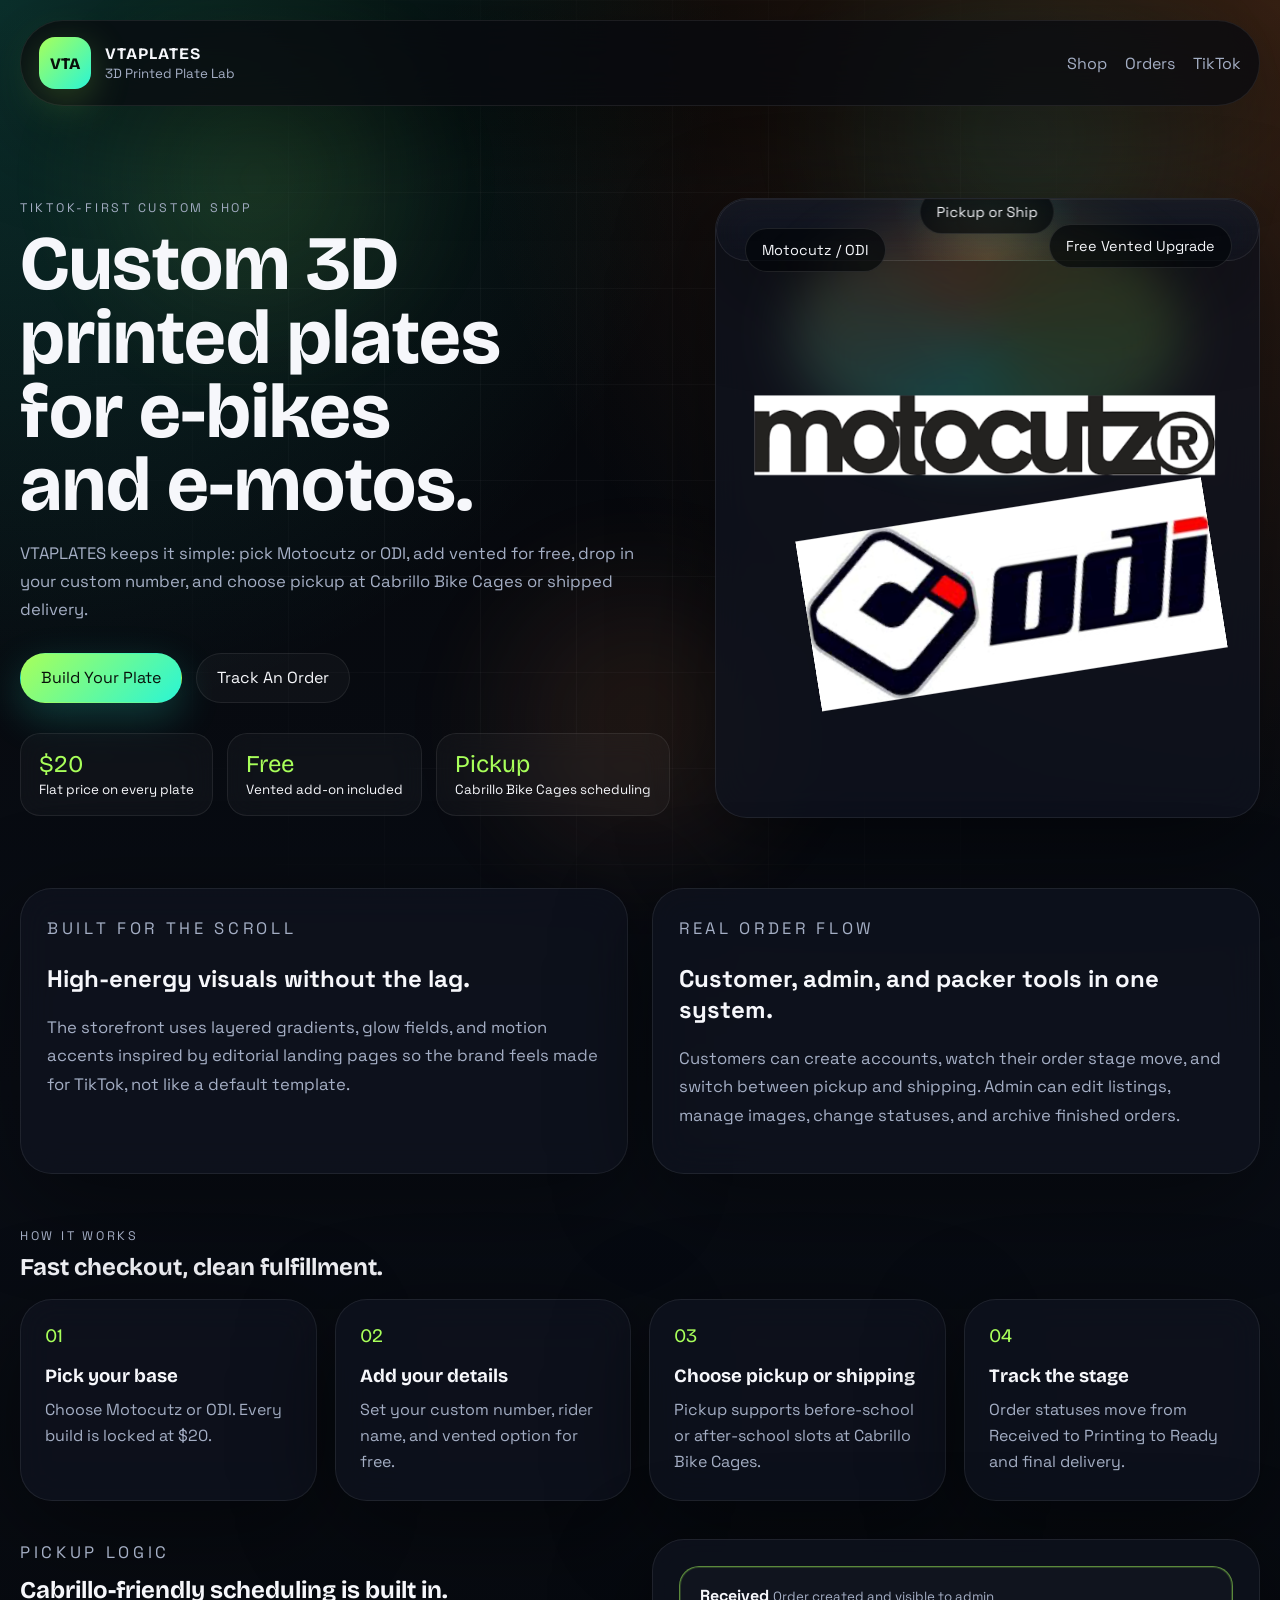
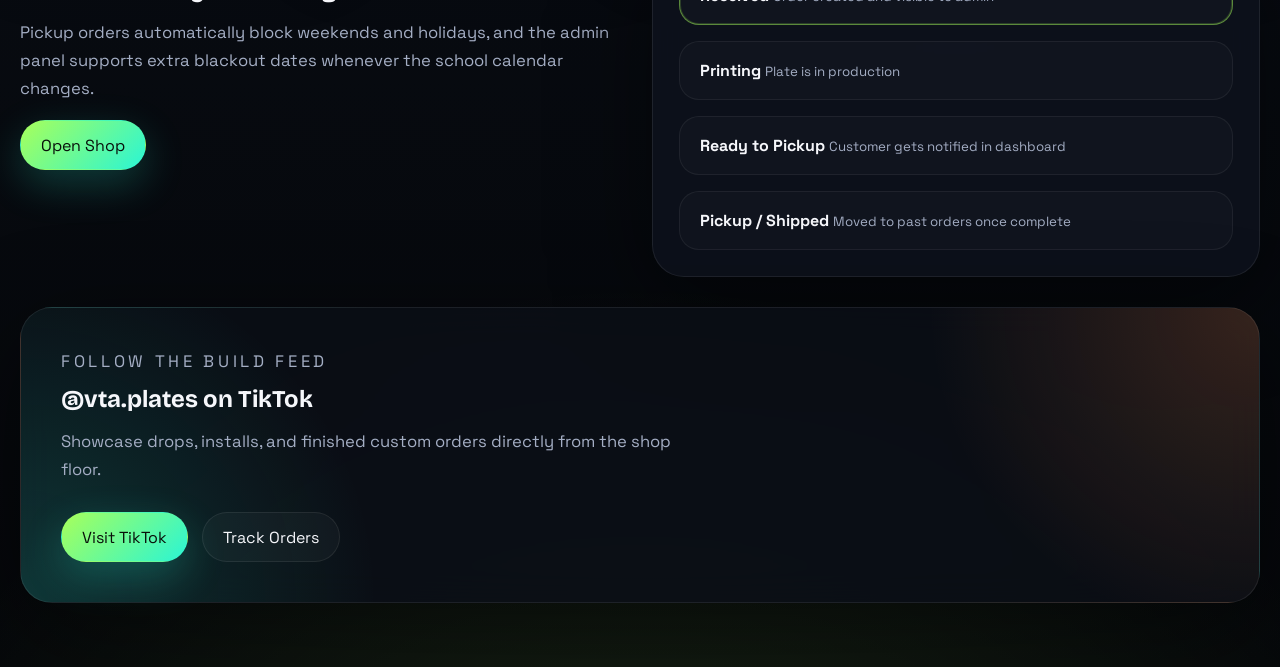
<file: index.html>
<!DOCTYPE html>
<html lang="en">
  <head>
    <meta charset="UTF-8" />
    <meta name="viewport" content="width=device-width, initial-scale=1.0" />
    <title>VTAPLATES | 3D Printed Plates for E-Bikes & E-Motos</title>
    <meta
      name="description"
      content="VTAPLATES makes custom 3D printed plates for e-bikes and e-motos with Motocutz or ODI bases, free vented add-ons, pickup at Cabrillo Bike Cages, and shipped orders."
    />
    <link rel="preconnect" href="https://fonts.googleapis.com" />
    <link rel="preconnect" href="https://fonts.gstatic.com" crossorigin />
    <link
      href="https://fonts.googleapis.com/css2?family=Bebas+Neue&family=Bricolage+Grotesque:wght@400;500;600;700;800&family=Space+Grotesk:wght@400;500;700&display=swap"
      rel="stylesheet"
    />
    <link rel="stylesheet" href="./assets/styles.css" />
    <script src="./assets/config.js"></script>
    <script type="module" src="./assets/js/site.js"></script>
  </head>
  <body data-page="home">
    <div class="site-shell">
      <header class="topbar">
        <a class="brand" href="./index.html">
          <span class="brand-mark">VTA</span>
          <span class="brand-copy">
            <strong>VTAPLATES</strong>
            <small>3D Printed Plate Lab</small>
          </span>
        </a>

        <nav class="nav">
          <a href="./shop.html">Shop</a>
          <a href="./account.html">Orders</a>
          <a href="https://tiktok.com/@vta.plates" target="_blank" rel="noreferrer" data-config-link="tiktok">TikTok</a>
        </nav>
      </header>

      <main>
        <section class="hero hero-home">
          <div class="hero-copy reveal">
            <p class="eyebrow">TikTok-first custom shop</p>
            <h1>Custom 3D printed plates for e-bikes and e-motos.</h1>
            <p class="lede">
              VTAPLATES keeps it simple: pick Motocutz or ODI, add vented for free,
              drop in your custom number, and choose pickup at Cabrillo Bike Cages
              or shipped delivery.
            </p>

            <div class="hero-actions">
              <a class="button button-primary" href="./shop.html">Build Your Plate</a>
              <a class="button button-secondary" href="./account.html">Track An Order</a>
            </div>

            <div class="stat-row">
              <article class="stat-card">
                <span>$20</span>
                <small>Flat price on every plate</small>
              </article>
              <article class="stat-card">
                <span>Free</span>
                <small>Vented add-on included</small>
              </article>
              <article class="stat-card">
                <span>Pickup</span>
                <small>Cabrillo Bike Cages scheduling</small>
              </article>
            </div>
          </div>

          <div class="hero-visual reveal">
            <div class="plate-stage">
              <div class="plate-glow"></div>
              <div class="plate-float plate-primary">
                <img src="./assets/images/plate-motocutz.svg" alt="Motocutz plate preview" data-config-src="/assets/images/plate-motocutz.svg" />
              </div>
              <div class="plate-float plate-secondary">
                <img src="./assets/images/plate-odi.svg" alt="ODI plate preview" data-config-src="/assets/images/plate-odi.svg" />
              </div>

              <div class="floating-chip chip-top">Motocutz / ODI</div>
              <div class="floating-chip chip-right">Free Vented Upgrade</div>
              <div class="floating-chip chip-bottom">Pickup or Ship</div>
            </div>
          </div>
        </section>

        <section class="grid-section reveal">
          <article class="glass-card feature-card">
            <p class="eyebrow">Built for the scroll</p>
            <h2>High-energy visuals without the lag.</h2>
            <p>
              The storefront uses layered gradients, glow fields, and motion accents
              inspired by editorial landing pages so the brand feels made for TikTok,
              not like a default template.
            </p>
          </article>

          <article class="glass-card feature-card">
            <p class="eyebrow">Real order flow</p>
            <h2>Customer, admin, and packer tools in one system.</h2>
            <p>
              Customers can create accounts, watch their order stage move, and switch
              between pickup and shipping. Admin can edit listings, manage images,
              change statuses, and archive finished orders.
            </p>
          </article>
        </section>

        <section class="content-band reveal">
          <div class="section-heading">
            <p class="eyebrow">How it works</p>
            <h2>Fast checkout, clean fulfillment.</h2>
          </div>

          <div class="step-grid">
            <article class="step-card">
              <span>01</span>
              <h3>Pick your base</h3>
              <p>Choose Motocutz or ODI. Every build is locked at $20.</p>
            </article>
            <article class="step-card">
              <span>02</span>
              <h3>Add your details</h3>
              <p>Set your custom number, rider name, and vented option for free.</p>
            </article>
            <article class="step-card">
              <span>03</span>
              <h3>Choose pickup or shipping</h3>
              <p>Pickup supports before-school or after-school slots at Cabrillo Bike Cages.</p>
            </article>
            <article class="step-card">
              <span>04</span>
              <h3>Track the stage</h3>
              <p>Order statuses move from Received to Printing to Ready and final delivery.</p>
            </article>
          </div>
        </section>

        <section class="spotlight-section reveal">
          <div class="spotlight-copy">
            <p class="eyebrow">Pickup Logic</p>
            <h2>Cabrillo-friendly scheduling is built in.</h2>
            <p>
              Pickup orders automatically block weekends and holidays, and the admin panel
              supports extra blackout dates whenever the school calendar changes.
            </p>
            <a class="button button-primary" href="./shop.html">Open Shop</a>
          </div>

          <div class="spotlight-panel glass-card">
            <div class="timeline">
              <div class="timeline-item active">
                <strong>Received</strong>
                <small>Order created and visible to admin</small>
              </div>
              <div class="timeline-item">
                <strong>Printing</strong>
                <small>Plate is in production</small>
              </div>
              <div class="timeline-item">
                <strong>Ready to Pickup</strong>
                <small>Customer gets notified in dashboard</small>
              </div>
              <div class="timeline-item">
                <strong>Pickup / Shipped</strong>
                <small>Moved to past orders once complete</small>
              </div>
            </div>
          </div>
        </section>

        <section class="cta-section reveal">
          <div class="cta-card">
            <p class="eyebrow">Follow the build feed</p>
            <h2>@vta.plates on TikTok</h2>
            <p>Showcase drops, installs, and finished custom orders directly from the shop floor.</p>
            <div class="hero-actions">
              <a class="button button-primary" href="https://tiktok.com/@vta.plates" target="_blank" rel="noreferrer" data-config-link="tiktok">
                Visit TikTok
              </a>
              <a class="button button-secondary" href="./account.html">Track Orders</a>
            </div>
          </div>
        </section>
      </main>
    </div>
  </body>
</html>
</file>
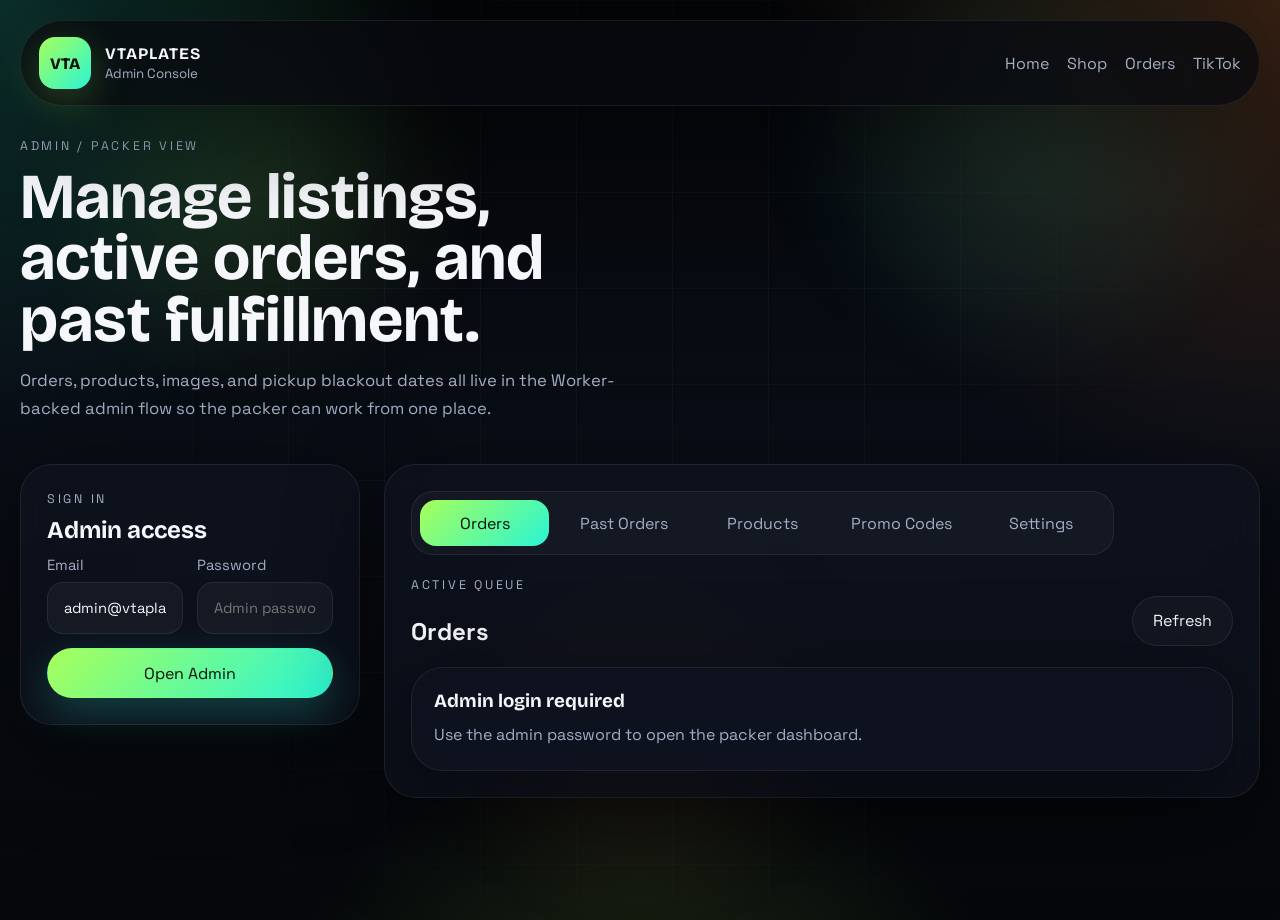
<file: admin/index.html>
<!DOCTYPE html>
<html lang="en">
  <head>
    <meta charset="UTF-8" />
    <meta name="viewport" content="width=device-width, initial-scale=1.0" />
    <title>VTAPLATES Admin</title>
    <link rel="preconnect" href="https://fonts.googleapis.com" />
    <link rel="preconnect" href="https://fonts.gstatic.com" crossorigin />
    <link
      href="https://fonts.googleapis.com/css2?family=Bebas+Neue&family=Bricolage+Grotesque:wght@400;500;600;700;800&family=Space+Grotesk:wght@400;500;700&display=swap"
      rel="stylesheet"
    />
    <link rel="stylesheet" href="../assets/styles.css" />
    <script src="../assets/config.js"></script>
    <script type="module" src="../assets/js/admin.js"></script>
  </head>
  <body data-page="admin">
    <div class="site-shell">
      <header class="topbar">
        <a class="brand" href="../index.html">
          <span class="brand-mark">VTA</span>
          <span class="brand-copy">
            <strong>VTAPLATES</strong>
            <small>Admin Console</small>
          </span>
        </a>

        <nav class="nav">
          <a href="../index.html">Home</a>
          <a href="../shop.html">Shop</a>
          <a href="../account.html">Orders</a>
          <a href="https://tiktok.com/@vta.plates" target="_blank" rel="noreferrer" data-config-link="tiktok">TikTok</a>
        </nav>
      </header>

      <main class="page-stack">
        <section class="page-hero reveal">
          <div>
            <p class="eyebrow">Admin / packer view</p>
            <h1>Manage listings, active orders, and past fulfillment.</h1>
            <p class="lede">
              Orders, products, images, and pickup blackout dates all live in the Worker-backed
              admin flow so the packer can work from one place.
            </p>
          </div>
        </section>

        <section class="admin-layout">
          <div class="glass-card admin-login reveal">
            <div class="section-heading compact">
              <p class="eyebrow">Sign in</p>
              <h2>Admin access</h2>
            </div>
            <div id="admin-auth-status" class="banner"></div>
            <form id="admin-login-form" class="form-grid">
              <label>
                Email
                <input type="email" name="email" value="admin@vtaplates.com" required />
              </label>
              <label>
                Password
                <input type="password" name="password" placeholder="Admin password" required />
              </label>
              <button class="button button-primary full-span" type="submit">Open Admin</button>
            </form>
            <button id="admin-logout-button" class="button button-secondary hidden" type="button">
              Log out
            </button>
          </div>

          <div class="glass-card admin-panel reveal">
            <div class="segmented-control admin-tabs" role="tablist" aria-label="Admin sections">
              <label class="segment active">
                <input type="radio" name="adminTab" value="orders" checked />
                <span>Orders</span>
              </label>
              <label class="segment">
                <input type="radio" name="adminTab" value="past" />
                <span>Past Orders</span>
              </label>
              <label class="segment">
                <input type="radio" name="adminTab" value="products" />
                <span>Products</span>
              </label>
              <label class="segment">
                <input type="radio" name="adminTab" value="codes" />
                <span>Promo Codes</span>
              </label>
              <label class="segment">
                <input type="radio" name="adminTab" value="settings" />
                <span>Settings</span>
              </label>
            </div>

            <div id="admin-panel-status" class="banner"></div>

            <section id="admin-orders-panel" class="admin-panel-section">
              <div class="panel-heading">
                <div>
                  <p class="eyebrow">Active queue</p>
                  <h2>Orders</h2>
                </div>
                <button id="refresh-orders" class="button button-secondary" type="button">Refresh</button>
              </div>
              <div id="active-orders" class="orders-list"></div>
            </section>

            <section id="admin-past-panel" class="admin-panel-section hidden">
              <div class="panel-heading">
                <div>
                  <p class="eyebrow">Archive</p>
                  <h2>Past Orders</h2>
                </div>
              </div>
              <div id="past-orders" class="orders-list"></div>
            </section>

            <section id="admin-products-panel" class="admin-panel-section hidden">
              <div class="panel-heading">
                <div>
                  <p class="eyebrow">Catalog</p>
                  <h2>Products</h2>
                </div>
                <button id="new-product-button" class="button button-secondary" type="button">New Product</button>
              </div>
              <div id="admin-products" class="admin-products"></div>
            </section>

            <section id="admin-codes-panel" class="admin-panel-section hidden">
              <div class="panel-heading">
                <div>
                  <p class="eyebrow">Discount logic</p>
                  <h2>Promo Codes</h2>
                </div>
                <button id="new-code-button" class="button button-secondary" type="button">New Code</button>
              </div>
              <div id="admin-codes" class="admin-products"></div>
            </section>

            <section id="admin-settings-panel" class="admin-panel-section hidden">
              <div class="panel-heading">
                <div>
                  <p class="eyebrow">Store settings</p>
                  <h2>Pickup rules</h2>
                </div>
              </div>
              <form id="settings-form" class="form-grid">
                <label>
                  Pickup location
                  <input type="text" name="pickupLocation" />
                </label>
                <label>
                  TikTok URL
                  <input type="url" name="tiktokUrl" />
                </label>
                <label class="full-span">
                  Additional blackout dates
                  <textarea
                    name="blackoutDates"
                    rows="5"
                    placeholder="One YYYY-MM-DD date per line"
                  ></textarea>
                </label>
                <label class="full-span">
                  Pickup windows
                  <input type="text" name="pickupWindows" placeholder="After school, Before school" />
                </label>
                <button class="button button-primary full-span" type="submit">Save Settings</button>
              </form>
            </section>
          </div>
        </section>
      </main>
    </div>
  </body>
</html>
</file>
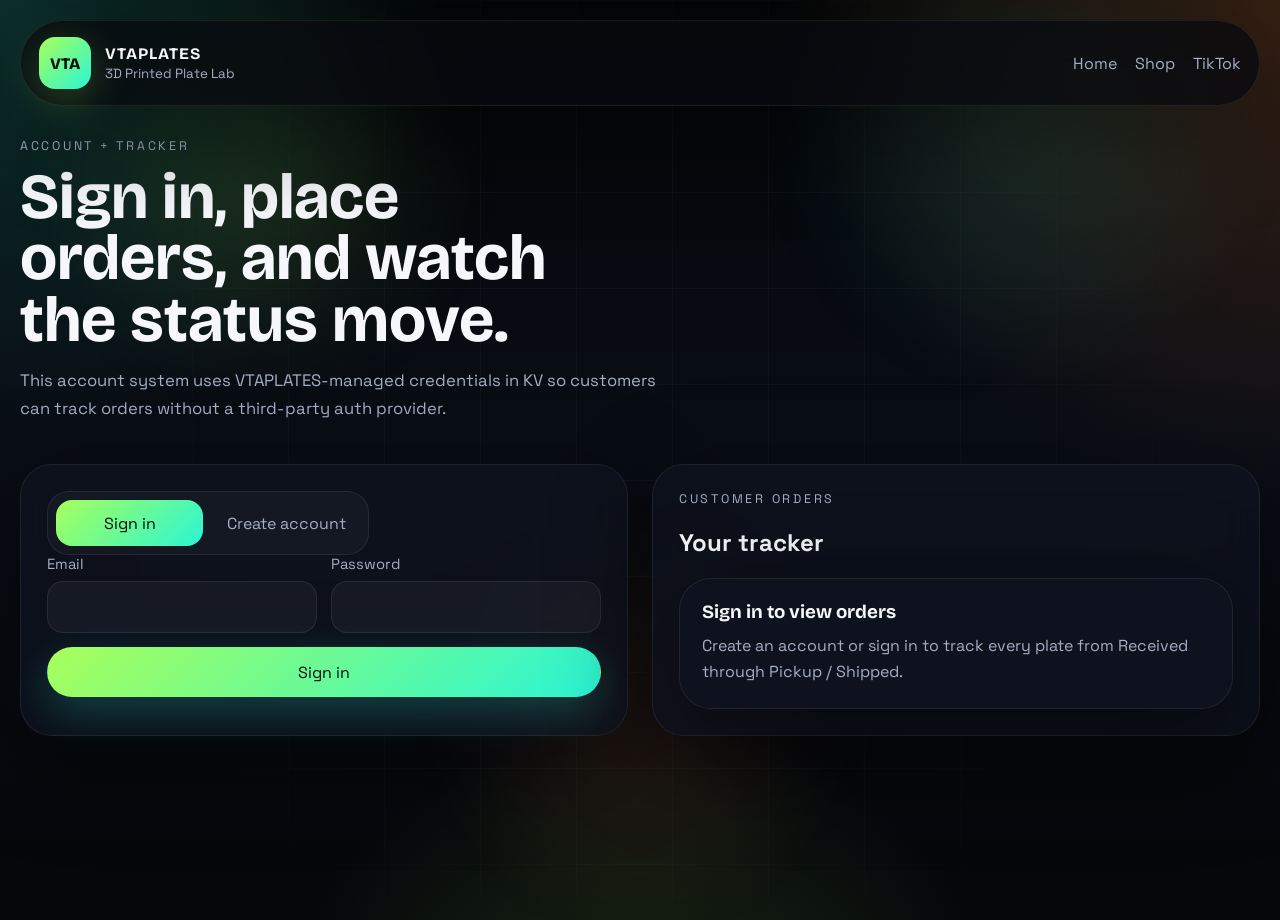
<file: account.html>
<!DOCTYPE html>
<html lang="en">
  <head>
    <meta charset="UTF-8" />
    <meta name="viewport" content="width=device-width, initial-scale=1.0" />
    <title>VTAPLATES Account & Orders</title>
    <link rel="preconnect" href="https://fonts.googleapis.com" />
    <link rel="preconnect" href="https://fonts.gstatic.com" crossorigin />
    <link
      href="https://fonts.googleapis.com/css2?family=Bebas+Neue&family=Bricolage+Grotesque:wght@400;500;600;700;800&family=Space+Grotesk:wght@400;500;700&display=swap"
      rel="stylesheet"
    />
    <link rel="stylesheet" href="./assets/styles.css" />
    <script src="./assets/config.js"></script>
    <script type="module" src="./assets/js/account.js"></script>
  </head>
  <body data-page="account">
    <div class="site-shell">
      <header class="topbar">
        <a class="brand" href="./index.html">
          <span class="brand-mark">VTA</span>
          <span class="brand-copy">
            <strong>VTAPLATES</strong>
            <small>3D Printed Plate Lab</small>
          </span>
        </a>

        <nav class="nav">
          <a href="./index.html">Home</a>
          <a href="./shop.html">Shop</a>
          <a href="https://tiktok.com/@vta.plates" target="_blank" rel="noreferrer" data-config-link="tiktok">TikTok</a>
        </nav>
      </header>

      <main class="page-stack">
        <section class="page-hero reveal">
          <div>
            <p class="eyebrow">Account + tracker</p>
            <h1>Sign in, place orders, and watch the status move.</h1>
            <p class="lede">
              This account system uses VTAPLATES-managed credentials in KV so customers
              can track orders without a third-party auth provider.
            </p>
          </div>
        </section>

        <section class="account-layout">
          <div class="glass-card auth-card reveal">
            <div class="segmented-control auth-tabs" role="tablist" aria-label="Account forms">
              <label class="segment active">
                <input type="radio" name="authMode" value="login" checked />
                <span>Sign in</span>
              </label>
              <label class="segment">
                <input type="radio" name="authMode" value="register" />
                <span>Create account</span>
              </label>
            </div>

            <div id="auth-status" class="banner"></div>

            <form id="login-form" class="form-grid">
              <label>
                Email
                <input type="email" name="email" required />
              </label>
              <label>
                Password
                <input type="password" name="password" required />
              </label>
              <button class="button button-primary full-span" type="submit">Sign in</button>
            </form>

            <form id="register-form" class="form-grid hidden">
              <label>
                Full name
                <input type="text" name="name" required />
              </label>
              <label>
                Email
                <input type="email" name="email" required />
              </label>
              <label>
                Password
                <input type="password" name="password" minlength="8" required />
              </label>
              <button class="button button-primary full-span" type="submit">Create account</button>
            </form>
          </div>

          <div class="glass-card orders-card reveal">
            <div class="orders-header">
              <div>
                <p class="eyebrow">Customer orders</p>
                <h2 id="orders-title">Your tracker</h2>
              </div>
              <button id="logout-button" class="button button-secondary hidden" type="button">
                Log out
              </button>
            </div>

            <div id="orders-status" class="banner"></div>
            <div id="orders-list" class="orders-list"></div>
          </div>
        </section>
      </main>
    </div>
  </body>
</html>
</file>
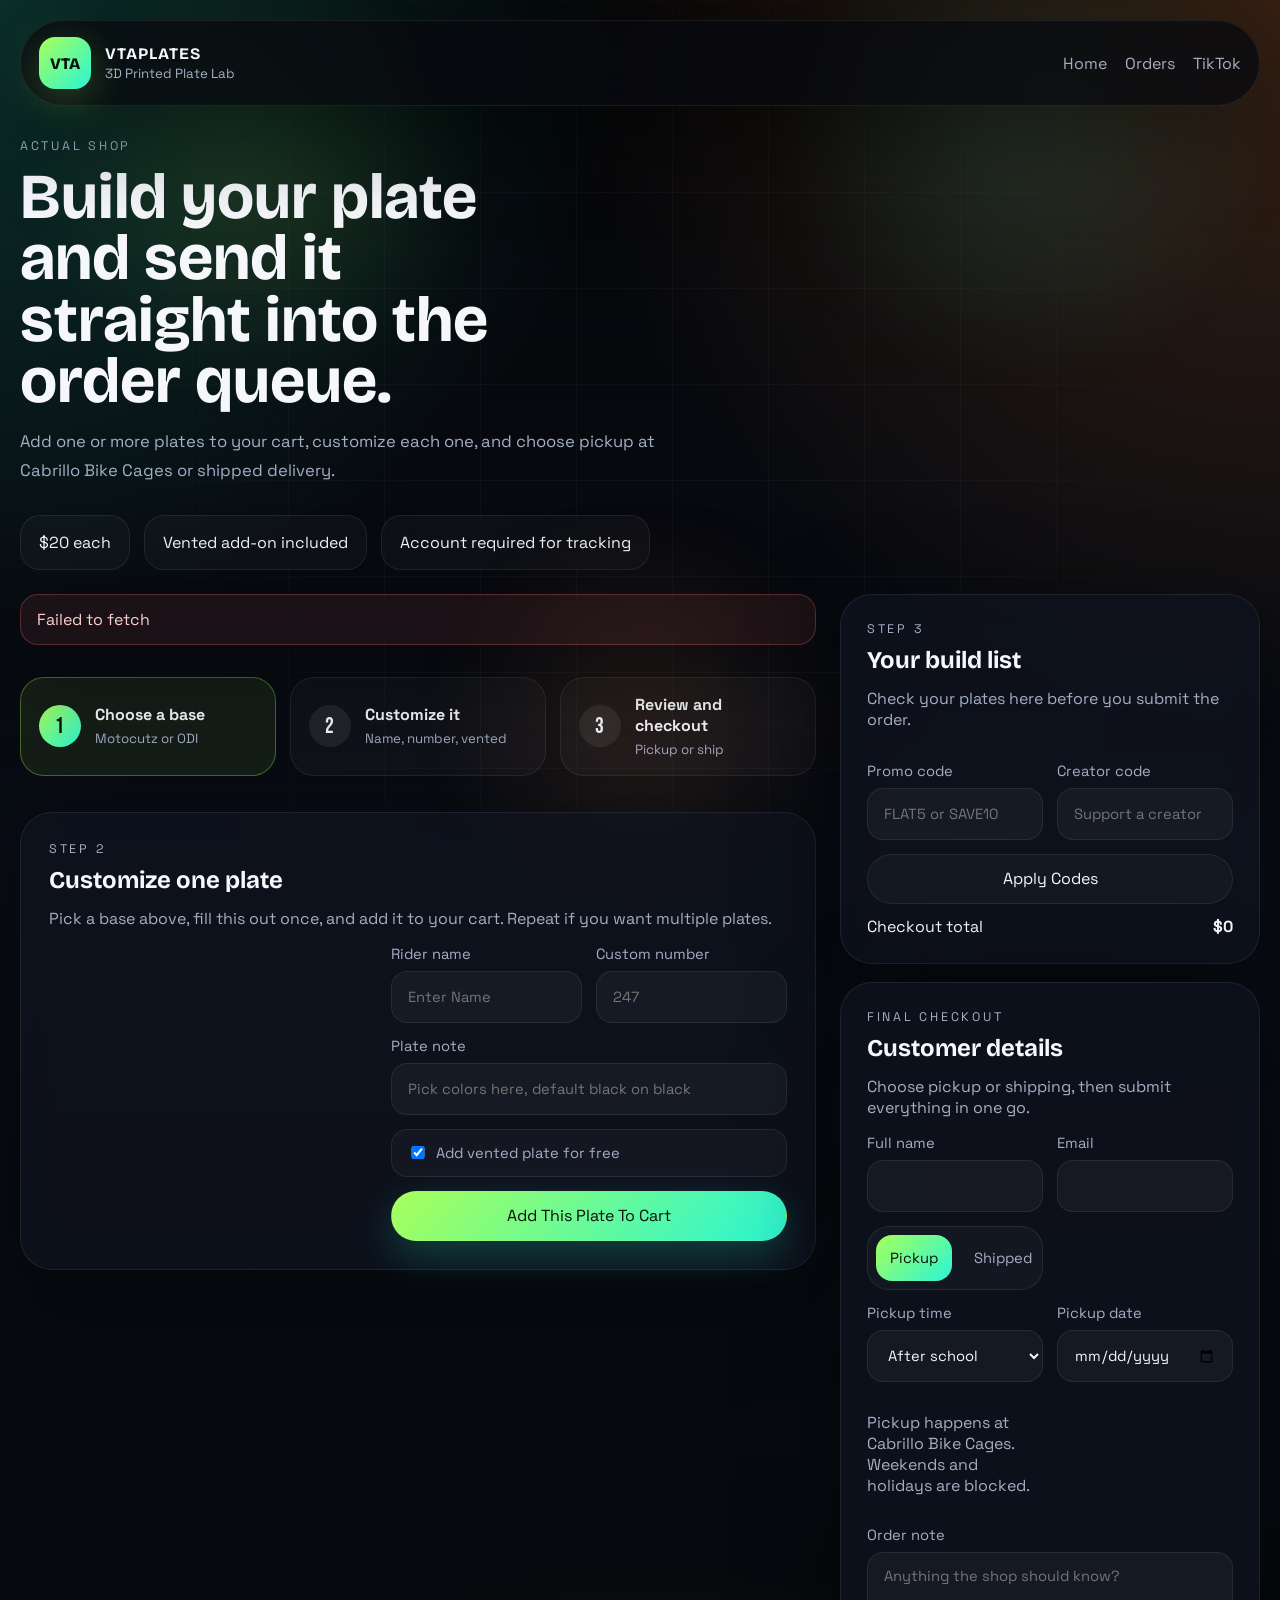
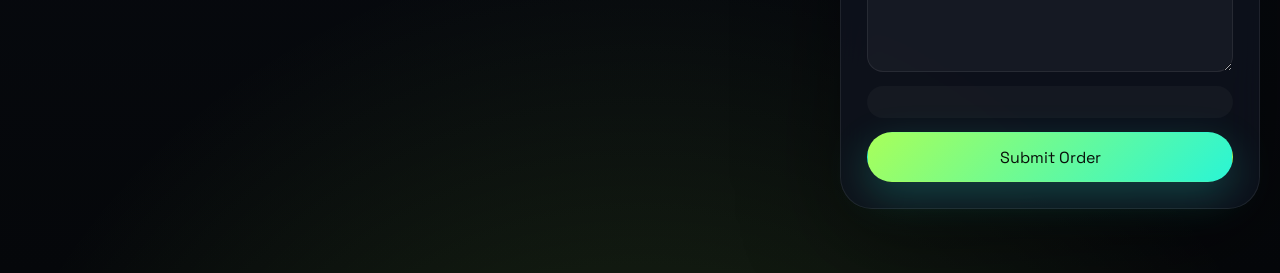
<file: shop.html>
<!DOCTYPE html>
<html lang="en">
  <head>
    <meta charset="UTF-8" />
    <meta name="viewport" content="width=device-width, initial-scale=1.0" />
    <title>VTAPLATES Shop</title>
    <link rel="preconnect" href="https://fonts.googleapis.com" />
    <link rel="preconnect" href="https://fonts.gstatic.com" crossorigin />
    <link
      href="https://fonts.googleapis.com/css2?family=Bebas+Neue&family=Bricolage+Grotesque:wght@400;500;600;700;800&family=Space+Grotesk:wght@400;500;700&display=swap"
      rel="stylesheet"
    />
    <link rel="stylesheet" href="./assets/styles.css" />
    <script src="./assets/config.js"></script>
    <script type="module" src="./assets/js/shop.js"></script>
  </head>
  <body data-page="shop">
    <div class="site-shell">
      <header class="topbar">
        <a class="brand" href="./index.html">
          <span class="brand-mark">VTA</span>
          <span class="brand-copy">
            <strong>VTAPLATES</strong>
            <small>3D Printed Plate Lab</small>
          </span>
        </a>

        <nav class="nav">
          <a href="./index.html">Home</a>
          <a href="./account.html">Orders</a>
          <a href="https://tiktok.com/@vta.plates" target="_blank" rel="noreferrer" data-config-link="tiktok">TikTok</a>
        </nav>
      </header>

      <main class="page-stack">
        <section class="page-hero reveal">
          <div>
            <p class="eyebrow">Actual shop</p>
            <h1>Build your plate and send it straight into the order queue.</h1>
            <p class="lede">
              Add one or more plates to your cart, customize each one, and choose
              pickup at Cabrillo Bike Cages or shipped delivery.
            </p>
          </div>
          <div class="hero-badges">
            <span>$20 each</span>
            <span>Vented add-on included</span>
            <span>Account required for tracking</span>
          </div>
        </section>

        <section class="shop-layout">
          <div class="product-column">
            <div id="shop-status" class="banner"></div>
            <section class="shop-steps">
              <article class="step-pill-card is-current">
                <span>1</span>
                <div>
                  <strong>Choose a base</strong>
                  <small>Motocutz or ODI</small>
                </div>
              </article>
              <article class="step-pill-card">
                <span>2</span>
                <div>
                  <strong>Customize it</strong>
                  <small>Name, number, vented</small>
                </div>
              </article>
              <article class="step-pill-card">
                <span>3</span>
                <div>
                  <strong>Review and checkout</strong>
                  <small>Pickup or ship</small>
                </div>
              </article>
            </section>
            <div id="product-grid" class="product-grid"></div>

            <section class="glass-card builder-card">
              <div class="section-heading compact">
                <p class="eyebrow">Step 2</p>
                <h2>Customize one plate</h2>
                <p class="microcopy">
                  Pick a base above, fill this out once, and add it to your cart. Repeat if you want multiple plates.
                </p>
              </div>

              <div class="builder-layout">
                <div id="selected-product-preview" class="selected-product-preview"></div>

                <form id="builder-form" class="form-grid">
                  <label>
                    Rider name
                    <input id="builder-rider-name" name="riderName" type="text" placeholder="Enter Name" required />
                  </label>
                  <label>
                    Custom number
                    <input id="builder-custom-number" name="customNumber" type="text" maxlength="3" placeholder="247" required />
                  </label>
                  <label class="full-span">
                    Plate note
                    <input id="builder-note" name="itemNote" type="text" placeholder="Pick colors here, default black on black" />
                  </label>
                  <label class="full-span inline-checkbox">
                    <input id="builder-vented" name="vented" type="checkbox" checked />
                    Add vented plate for free
                  </label>
                  <button id="builder-submit" class="button button-primary full-span" type="submit">
                    Add This Plate To Cart
                  </button>
                </form>
              </div>
            </section>
          </div>

          <aside class="checkout-column">
            <section class="glass-card checkout-card">
              <div class="section-heading compact">
                <p class="eyebrow">Step 3</p>
                <h2>Your build list</h2>
                <p class="microcopy">Check your plates here before you submit the order.</p>
              </div>
              <div id="cart-items" class="cart-items"></div>
              <div class="form-grid" style="margin-top: 16px">
                <label>
                  Promo code
                  <input id="promo-code" type="text" placeholder="FLAT5 or SAVE10" />
                </label>
                <label>
                  Creator code
                  <input id="creator-code" type="text" placeholder="Support a creator" />
                </label>
                <button id="apply-codes-button" class="button button-secondary full-span" type="button">
                  Apply Codes
                </button>
              </div>
              <div id="discount-breakdown" class="microcopy" style="margin-top: 12px"></div>
              <div class="cart-total">
                <span>Checkout total</span>
                <strong id="cart-total">$0</strong>
              </div>
            </section>

            <section class="glass-card checkout-card">
              <div class="section-heading compact">
                <p class="eyebrow">Final checkout</p>
                <h2>Customer details</h2>
                <p class="microcopy">Choose pickup or shipping, then submit everything in one go.</p>
              </div>

              <form id="checkout-form" class="form-grid">
                <label>
                  Full name
                  <input id="customer-name" name="customerName" type="text" required />
                </label>
                <label>
                  Email
                  <input id="customer-email" name="customerEmail" type="email" required />
                </label>

                <div class="segmented-control" role="tablist" aria-label="Fulfillment mode">
                  <label class="segment active">
                    <input type="radio" name="fulfillmentMode" value="pickup" checked />
                    <span>Pickup</span>
                  </label>
                  <label class="segment">
                    <input type="radio" name="fulfillmentMode" value="shipping" />
                    <span>Shipped</span>
                  </label>
                </div>

                <div id="pickup-fields" class="form-panel">
                  <label>
                    Pickup time
                    <select id="pickup-window" name="pickupWindow">
                      <option value="After school">After school</option>
                      <option value="Before school">Before school</option>
                    </select>
                  </label>

                  <label>
                    Pickup date
                    <input id="pickup-date" name="pickupDate" type="date" required />
                  </label>

                  <p class="microcopy">
                    Pickup happens at Cabrillo Bike Cages. Weekends and holidays are blocked.
                  </p>
                </div>

                <div id="shipping-fields" class="form-panel hidden">
                  <label>
                    Street address
                    <input id="ship-street" name="shipStreet" type="text" />
                  </label>
                  <label>
                    City
                    <input id="ship-city" name="shipCity" type="text" />
                  </label>
                  <label>
                    State
                    <input id="ship-state" name="shipState" type="text" maxlength="2" />
                  </label>
                  <label>
                    ZIP code
                    <input id="ship-zip" name="shipZip" type="text" />
                  </label>

                  <div class="payment-box">
                    <div>
                      <strong>Apple Pay required</strong>
                      <p>
                        Shipping orders are marked for Apple Pay. If the browser cannot open
                        Apple Pay directly, the order is created in pending-payment mode.
                      </p>
                    </div>
                    <button id="apple-pay-button" class="apple-pay-button" type="button">
                      Pay with Apple Pay
                    </button>
                  </div>
                </div>

                <label class="full-span">
                  Order note
                  <textarea id="order-note" name="orderNote" rows="3" placeholder="Anything the shop should know?"></textarea>
                </label>

                <div class="full-span account-callout" id="account-callout"></div>
                <button id="checkout-button" class="button button-primary full-span" type="submit">
                  Submit Order
                </button>
              </form>
            </section>
          </aside>
        </section>
      </main>
    </div>
  </body>
</html>
</file>
<file: assets/styles.css>
:root {
  --bg: #06070b;
  --bg-soft: #0b1018;
  --surface: rgba(15, 20, 31, 0.74);
  --surface-strong: rgba(13, 17, 26, 0.92);
  --stroke: rgba(255, 255, 255, 0.08);
  --text: #f6f7fb;
  --muted: #a4aec4;
  --accent: #a8ff5a;
  --accent-2: #2af5d5;
  --warm: #ff8c42;
  --danger: #ff6b6b;
  --shadow: 0 24px 100px rgba(0, 0, 0, 0.45);
  --radius-xl: 32px;
  --radius-lg: 24px;
  --radius-md: 18px;
  --radius-sm: 12px;
  --grid: minmax(0, 1fr);
}

* {
  box-sizing: border-box;
}

html {
  scroll-behavior: smooth;
}

body {
  margin: 0;
  min-height: 100vh;
  font-family: "Space Grotesk", sans-serif;
  color: var(--text);
  background:
    radial-gradient(circle at top left, rgba(42, 245, 213, 0.18), transparent 28%),
    radial-gradient(circle at top right, rgba(255, 140, 66, 0.2), transparent 32%),
    radial-gradient(circle at 50% 120%, rgba(168, 255, 90, 0.16), transparent 30%),
    linear-gradient(180deg, #040507 0%, #090d15 48%, #05070a 100%);
  overflow-x: hidden;
}

body::before,
body::after {
  content: "";
  position: fixed;
  inset: 0;
  pointer-events: none;
  z-index: -1;
}

body::before {
  background:
    linear-gradient(rgba(255, 255, 255, 0.03) 1px, transparent 1px),
    linear-gradient(90deg, rgba(255, 255, 255, 0.03) 1px, transparent 1px);
  background-size: 96px 96px;
  mask-image: radial-gradient(circle at center, black 38%, transparent 78%);
}

body::after {
  background:
    radial-gradient(circle at 20% 20%, rgba(168, 255, 90, 0.15), transparent 18%),
    radial-gradient(circle at 80% 15%, rgba(42, 245, 213, 0.14), transparent 20%),
    radial-gradient(circle at 50% 80%, rgba(255, 140, 66, 0.14), transparent 22%);
  filter: blur(40px);
  opacity: 0.85;
}

a {
  color: inherit;
  text-decoration: none;
}

img {
  display: block;
  max-width: 100%;
}

button,
input,
select,
textarea {
  font: inherit;
}

.site-shell {
  width: min(1240px, calc(100% - 32px));
  margin: 0 auto;
  padding-bottom: 64px;
}

.topbar {
  position: sticky;
  top: 16px;
  z-index: 20;
  display: flex;
  justify-content: space-between;
  align-items: center;
  gap: 20px;
  padding: 16px 18px;
  margin-top: 20px;
  border: 1px solid var(--stroke);
  border-radius: 999px;
  background: rgba(8, 10, 15, 0.78);
  backdrop-filter: blur(20px);
  box-shadow: var(--shadow);
}

.brand {
  display: inline-flex;
  align-items: center;
  gap: 14px;
}

.brand-mark {
  display: grid;
  place-items: center;
  width: 52px;
  height: 52px;
  border-radius: 16px;
  color: #08100a;
  font-family: "Bricolage Grotesque", sans-serif;
  font-weight: 800;
  background: linear-gradient(135deg, var(--accent), var(--accent-2));
  box-shadow: 0 10px 40px rgba(168, 255, 90, 0.24);
}

.brand-copy {
  display: flex;
  flex-direction: column;
  gap: 2px;
}

.brand-copy strong {
  font-family: "Bricolage Grotesque", sans-serif;
  font-size: 1rem;
  letter-spacing: 0.06em;
}

.brand-copy small,
.nav a,
.eyebrow,
.microcopy,
.banner,
.timeline-item small {
  color: var(--muted);
}

.nav {
  display: flex;
  flex-wrap: wrap;
  justify-content: flex-end;
  gap: 18px;
}

.nav a {
  transition: color 180ms ease, transform 180ms ease;
}

.nav a:hover,
.nav a.is-active {
  color: var(--text);
  transform: translateY(-1px);
}

main {
  display: grid;
  gap: 30px;
  padding-top: 32px;
}

.page-stack {
  gap: 24px;
}

.hero,
.page-hero,
.grid-section,
.content-band,
.spotlight-section,
.cta-section,
.shop-layout,
.account-layout,
.admin-layout {
  position: relative;
}

.hero-home {
  display: grid;
  grid-template-columns: minmax(0, 1.1fr) minmax(320px, 0.9fr);
  gap: 28px;
  align-items: center;
  min-height: calc(100vh - 180px);
  padding: 32px 0 12px;
}

.hero-copy h1,
.page-hero h1,
.section-heading h2,
.spotlight-copy h2,
.cta-card h2 {
  margin: 0 0 14px;
  font-family: "Bricolage Grotesque", sans-serif;
  line-height: 0.96;
}

.hero-copy h1 {
  max-width: 11ch;
  font-size: clamp(3.5rem, 6vw, 6.4rem);
}

.page-hero h1 {
  max-width: 14ch;
  font-size: clamp(2.8rem, 5vw, 4.5rem);
}

.eyebrow {
  margin: 0 0 12px;
  font-size: 0.78rem;
  letter-spacing: 0.22em;
  text-transform: uppercase;
}

.lede,
.feature-card p,
.spotlight-copy p,
.cta-card p {
  max-width: 58ch;
  color: var(--muted);
  font-size: 1.04rem;
  line-height: 1.7;
}

.hero-actions {
  display: flex;
  flex-wrap: wrap;
  gap: 14px;
  margin-top: 28px;
}

.button {
  display: inline-flex;
  align-items: center;
  justify-content: center;
  gap: 10px;
  min-height: 50px;
  padding: 0 20px;
  border: 1px solid transparent;
  border-radius: 999px;
  cursor: pointer;
  transition: transform 180ms ease, box-shadow 180ms ease, border-color 180ms ease, background 180ms ease;
}

.button:hover {
  transform: translateY(-1px);
}

.button-primary {
  color: #08100a;
  background: linear-gradient(135deg, var(--accent), var(--accent-2));
  box-shadow: 0 14px 40px rgba(42, 245, 213, 0.22);
}

.button-secondary {
  color: var(--text);
  border-color: var(--stroke);
  background: rgba(255, 255, 255, 0.03);
}

.button:disabled,
.apple-pay-button:disabled {
  cursor: not-allowed;
  opacity: 0.5;
  transform: none;
}

.stat-row,
.hero-badges {
  display: flex;
  flex-wrap: wrap;
  gap: 14px;
  margin-top: 30px;
}

.stat-card,
.hero-badges span {
  padding: 16px 18px;
  border: 1px solid var(--stroke);
  border-radius: 20px;
  background: rgba(255, 255, 255, 0.03);
  backdrop-filter: blur(14px);
}

.stat-card span {
  display: block;
  font-family: "Bricolage Grotesque", sans-serif;
  font-size: 1.5rem;
  color: var(--accent);
}

.hero-badges span {
  color: var(--text);
}

.hero-visual,
.plate-stage,
.cta-card,
.glass-card,
.checkout-card,
.spotlight-panel,
.step-card,
.product-card,
.order-card,
.admin-product-card,
.banner {
  border: 1px solid var(--stroke);
  border-radius: var(--radius-xl);
  background: var(--surface);
  backdrop-filter: blur(18px);
  box-shadow: var(--shadow);
}

.hero-visual {
  overflow: hidden;
  min-height: 620px;
}

.plate-stage {
  position: relative;
  height: 100%;
  padding: 30px;
  background:
    radial-gradient(circle at top, rgba(42, 245, 213, 0.14), transparent 34%),
    radial-gradient(circle at bottom, rgba(255, 140, 66, 0.16), transparent 30%),
    linear-gradient(180deg, rgba(255, 255, 255, 0.03), rgba(255, 255, 255, 0));
}

.plate-glow {
  position: absolute;
  inset: 20% 14% auto;
  height: 240px;
  border-radius: 50%;
  background: conic-gradient(from 90deg, rgba(168, 255, 90, 0.14), rgba(42, 245, 213, 0.22), rgba(255, 140, 66, 0.18), rgba(168, 255, 90, 0.14));
  filter: blur(26px);
  animation: spinSlow 18s linear infinite;
}

.plate-float {
  position: absolute;
  width: min(86%, 470px);
  left: 50%;
  transform: translateX(-50%);
  animation: float 7s ease-in-out infinite;
}

.plate-primary {
  top: 72px;
}

.plate-secondary {
  top: 250px;
  width: min(76%, 420px);
  transform: translateX(-44%) rotate(-9deg);
  animation-duration: 8.5s;
}

.floating-chip {
  position: absolute;
  padding: 12px 16px;
  border: 1px solid rgba(255, 255, 255, 0.1);
  border-radius: 999px;
  background: rgba(4, 6, 10, 0.72);
  color: var(--text);
  font-size: 0.9rem;
  backdrop-filter: blur(16px);
}

.chip-top {
  top: 28px;
  left: 28px;
}

.chip-right {
  right: 26px;
  top: 40%;
}

.chip-bottom {
  left: 50%;
  bottom: 26px;
  transform: translateX(-50%);
}

.grid-section,
.spotlight-section,
.account-layout,
.admin-layout {
  display: grid;
  grid-template-columns: repeat(2, minmax(0, 1fr));
  gap: 24px;
}

.glass-card,
.feature-card,
.spotlight-panel,
.checkout-card,
.auth-card,
.orders-card,
.admin-login,
.admin-panel {
  padding: 26px;
}

.content-band {
  padding: 24px 0 8px;
}

.section-heading {
  margin-bottom: 20px;
}

.section-heading.compact {
  margin-bottom: 14px;
}

.step-grid {
  display: grid;
  grid-template-columns: repeat(4, minmax(0, 1fr));
  gap: 18px;
}

.step-card {
  padding: 24px;
}

.step-card span {
  display: inline-flex;
  margin-bottom: 18px;
  font-family: "Bricolage Grotesque", sans-serif;
  font-size: 1.2rem;
  color: var(--accent);
}

.step-card h3,
.product-card h3,
.order-card h3,
.admin-product-card h3 {
  margin: 0 0 10px;
  font-family: "Bricolage Grotesque", sans-serif;
}

.step-card p,
.order-card p,
.product-card p,
.panel-heading p,
.payment-box p {
  margin: 0;
  color: var(--muted);
  line-height: 1.65;
}

.spotlight-section {
  align-items: stretch;
}

.spotlight-panel {
  display: grid;
  place-items: center;
}

.timeline {
  display: grid;
  gap: 16px;
  width: 100%;
}

.timeline-item {
  padding: 18px 20px;
  border: 1px solid rgba(255, 255, 255, 0.06);
  border-radius: 20px;
  background: rgba(255, 255, 255, 0.02);
}

.timeline-item.active {
  border-color: rgba(168, 255, 90, 0.5);
  box-shadow: inset 0 0 0 1px rgba(168, 255, 90, 0.18);
}

.cta-card {
  padding: 40px;
  background:
    radial-gradient(circle at top right, rgba(255, 140, 66, 0.18), transparent 26%),
    radial-gradient(circle at bottom left, rgba(42, 245, 213, 0.18), transparent 28%),
    rgba(11, 15, 23, 0.85);
}

.shop-layout {
  display: grid;
  grid-template-columns: minmax(0, 1.1fr) minmax(320px, 420px);
  gap: 24px;
  align-items: start;
}

.product-column {
  display: grid;
  gap: 18px;
}

.shop-steps {
  display: grid;
  grid-template-columns: repeat(3, minmax(0, 1fr));
  gap: 14px;
}

.step-pill-card {
  display: flex;
  align-items: center;
  gap: 14px;
  padding: 16px 18px;
  border: 1px solid var(--stroke);
  border-radius: 24px;
  background: rgba(255, 255, 255, 0.03);
}

.step-pill-card span {
  display: inline-grid;
  place-items: center;
  width: 42px;
  height: 42px;
  border-radius: 999px;
  background: rgba(255, 255, 255, 0.08);
  font-family: "Bebas Neue", sans-serif;
  font-size: 1.35rem;
  letter-spacing: 0.06em;
}

.step-pill-card strong {
  display: block;
  margin-bottom: 2px;
}

.step-pill-card small {
  color: var(--muted);
}

.step-pill-card.is-current {
  border-color: rgba(168, 255, 90, 0.34);
  background: rgba(168, 255, 90, 0.08);
}

.step-pill-card.is-current span {
  color: #08100a;
  background: linear-gradient(135deg, var(--accent), var(--accent-2));
}

.product-grid,
.admin-products {
  display: grid;
  gap: 18px;
}

.product-card,
.admin-product-card,
.order-card {
  padding: 22px;
}

.product-card {
  display: grid;
  grid-template-columns: minmax(180px, 220px) minmax(0, 1fr);
  gap: 22px;
  align-items: center;
}

.product-card-selectable {
  transition: transform 180ms ease, border-color 180ms ease, box-shadow 180ms ease;
}

.product-card-selectable.is-selected {
  border-color: rgba(168, 255, 90, 0.34);
  box-shadow: 0 18px 60px rgba(168, 255, 90, 0.08);
}

.product-art {
  padding: 14px;
  border-radius: 24px;
  background: rgba(255, 255, 255, 0.03);
}

.builder-card {
  padding: 28px;
}

.builder-layout {
  display: grid;
  grid-template-columns: minmax(260px, 320px) minmax(0, 1fr);
  gap: 22px;
  align-items: start;
}

.builder-preview-card {
  display: grid;
  gap: 18px;
  padding: 20px;
  border-radius: 24px;
  background:
    radial-gradient(circle at top right, rgba(255, 140, 66, 0.12), transparent 34%),
    rgba(255, 255, 255, 0.03);
}

.builder-preview-image {
  padding: 14px;
  border-radius: 22px;
  background: rgba(0, 0, 0, 0.16);
}

.builder-preview-copy h3 {
  margin: 0 0 10px;
  font-family: "Bricolage Grotesque", sans-serif;
}

.builder-preview-copy p {
  margin: 0;
  color: var(--muted);
  line-height: 1.65;
}

.pill-row,
.detail-row,
.order-actions,
.panel-heading,
.orders-header,
.cart-total {
  display: flex;
  flex-wrap: wrap;
  align-items: center;
  justify-content: space-between;
  gap: 12px;
}

.pill {
  display: inline-flex;
  align-items: center;
  min-height: 32px;
  padding: 0 12px;
  border-radius: 999px;
  background: rgba(255, 255, 255, 0.06);
  color: var(--muted);
  font-size: 0.84rem;
}

.pill.accent {
  color: #09100a;
  background: linear-gradient(135deg, var(--accent), #d5ff9d);
}

.form-grid {
  display: grid;
  grid-template-columns: repeat(2, minmax(0, 1fr));
  gap: 14px;
}

.form-grid label,
.admin-product-form label {
  display: grid;
  gap: 8px;
  color: var(--muted);
  font-size: 0.92rem;
}

.inline-checkbox {
  display: flex !important;
  align-items: center;
  gap: 12px;
  padding: 14px 16px;
  border: 1px solid rgba(255, 255, 255, 0.08);
  border-radius: 16px;
  background: rgba(255, 255, 255, 0.03);
}

.inline-checkbox input {
  width: 20px;
  min-height: auto;
  margin: 0;
}

.full-span {
  grid-column: 1 / -1;
}

input,
select,
textarea {
  width: 100%;
  min-height: 52px;
  padding: 0 16px;
  border: 1px solid rgba(255, 255, 255, 0.08);
  border-radius: 16px;
  color: var(--text);
  background: rgba(255, 255, 255, 0.04);
}

textarea {
  min-height: 120px;
  padding: 14px 16px;
  resize: vertical;
}

input:focus,
select:focus,
textarea:focus {
  outline: 2px solid rgba(42, 245, 213, 0.3);
  border-color: rgba(42, 245, 213, 0.44);
}

.checkout-column {
  position: sticky;
  top: 108px;
  display: grid;
  gap: 18px;
}

.cart-items,
.orders-list {
  display: grid;
  gap: 14px;
}

.cart-item {
  padding: 16px 18px;
  border-radius: 18px;
  background: rgba(255, 255, 255, 0.03);
}

.cart-item strong {
  display: block;
}

.segmented-control {
  display: inline-grid;
  grid-template-columns: repeat(2, minmax(0, 1fr));
  gap: 10px;
  padding: 8px;
  border: 1px solid var(--stroke);
  border-radius: 22px;
  background: rgba(255, 255, 255, 0.03);
}

.admin-tabs {
  grid-template-columns: repeat(5, minmax(0, 1fr));
}

.segment {
  position: relative;
  display: grid;
}

.segment input {
  position: absolute;
  inset: 0;
  opacity: 0;
  cursor: pointer;
}

.segment span {
  display: inline-flex;
  align-items: center;
  justify-content: center;
  min-height: 46px;
  padding: 0 14px;
  border-radius: 16px;
  color: var(--muted);
  text-align: center;
  transition: background 180ms ease, color 180ms ease;
}

.segment.active span {
  color: #08100a;
  background: linear-gradient(135deg, var(--accent), var(--accent-2));
}

.form-panel {
  display: grid;
  grid-template-columns: repeat(2, minmax(0, 1fr));
  gap: 14px;
  grid-column: 1 / -1;
}

.payment-box {
  display: grid;
  gap: 14px;
  grid-column: 1 / -1;
  padding: 18px;
  border: 1px solid rgba(255, 255, 255, 0.08);
  border-radius: 20px;
  background: rgba(255, 255, 255, 0.02);
}

.apple-pay-button {
  min-height: 52px;
  border: 1px solid rgba(255, 255, 255, 0.12);
  border-radius: 16px;
  color: #fff;
  background: #000;
  cursor: pointer;
}

.banner {
  display: none;
  margin-bottom: 14px;
  padding: 14px 16px;
  border-radius: 18px;
}

.banner.is-visible {
  display: block;
}

.banner.is-error {
  border-color: rgba(255, 107, 107, 0.28);
  color: #ffd0d0;
  background: rgba(255, 107, 107, 0.08);
}

.banner.is-success {
  border-color: rgba(168, 255, 90, 0.22);
  color: #efffdc;
  background: rgba(168, 255, 90, 0.08);
}

.account-callout {
  padding: 16px 18px;
  border-radius: 18px;
  color: var(--muted);
  background: rgba(255, 255, 255, 0.03);
}

.order-card header {
  display: flex;
  justify-content: space-between;
  align-items: flex-start;
  gap: 16px;
  margin-bottom: 18px;
}

.status-badge {
  display: inline-flex;
  align-items: center;
  min-height: 34px;
  padding: 0 14px;
  border-radius: 999px;
  background: rgba(255, 255, 255, 0.08);
  color: var(--text);
  font-size: 0.85rem;
}

.status-badge.status-received {
  background: rgba(42, 245, 213, 0.14);
}

.status-badge.status-printing {
  background: rgba(255, 140, 66, 0.14);
}

.status-badge.status-ready-to-pickup,
.status-badge.status-ready-to-ship {
  background: rgba(168, 255, 90, 0.14);
}

.status-badge.status-picked-up,
.status-badge.status-shipped {
  background: rgba(255, 255, 255, 0.14);
}

.timeline-bar {
  display: grid;
  grid-template-columns: repeat(4, minmax(0, 1fr));
  gap: 8px;
  margin-top: 18px;
}

.timeline-stage {
  display: grid;
  gap: 8px;
}

.timeline-stage span {
  height: 6px;
  border-radius: 999px;
  background: rgba(255, 255, 255, 0.08);
}

.timeline-stage small {
  color: var(--muted);
  font-size: 0.75rem;
}

.timeline-stage.is-complete span,
.timeline-stage.is-current span {
  background: linear-gradient(90deg, var(--accent), var(--accent-2));
}

.admin-layout {
  align-items: start;
}

.admin-layout {
  grid-template-columns: 340px minmax(0, 1fr);
}

.admin-panel-section {
  margin-top: 20px;
}

.admin-product-form {
  display: grid;
  gap: 14px;
}

.admin-code-form {
  display: grid;
  gap: 14px;
}

.inline-form-row {
  display: grid;
  grid-template-columns: repeat(2, minmax(0, 1fr));
  gap: 14px;
}

.hidden {
  display: none !important;
}

.reveal {
  opacity: 0;
  transform: translateY(24px);
  transition: opacity 620ms ease, transform 620ms ease;
}

.reveal.is-visible {
  opacity: 1;
  transform: translateY(0);
}

@keyframes float {
  0%,
  100% {
    transform: translateX(-50%) translateY(0);
  }

  50% {
    transform: translateX(-50%) translateY(-14px);
  }
}

@keyframes spinSlow {
  from {
    transform: rotate(0deg);
  }

  to {
    transform: rotate(360deg);
  }
}

@media (max-width: 1080px) {
  .hero-home,
  .grid-section,
  .spotlight-section,
  .shop-layout,
  .account-layout,
  .admin-layout,
  .product-card,
  .builder-layout {
    grid-template-columns: 1fr;
  }

  .checkout-column {
    position: static;
  }

  .step-grid {
    grid-template-columns: repeat(2, minmax(0, 1fr));
  }

  .shop-steps {
    grid-template-columns: 1fr;
  }
}

@media (max-width: 760px) {
  .site-shell {
    width: min(100% - 20px, 100%);
  }

  .topbar {
    position: static;
    border-radius: 28px;
  }

  .nav,
  .hero-actions,
  .stat-row,
  .hero-badges,
  .order-actions,
  .panel-heading,
  .orders-header,
  .cart-total {
    flex-direction: column;
    align-items: stretch;
  }

  .hero-copy h1,
  .page-hero h1 {
    max-width: none;
  }

  .step-grid,
  .form-grid,
  .form-panel,
  .inline-form-row,
  .admin-tabs {
    grid-template-columns: 1fr;
  }

  .hero-visual {
    min-height: 480px;
  }

  .plate-secondary {
    top: 220px;
  }
}
</file>
